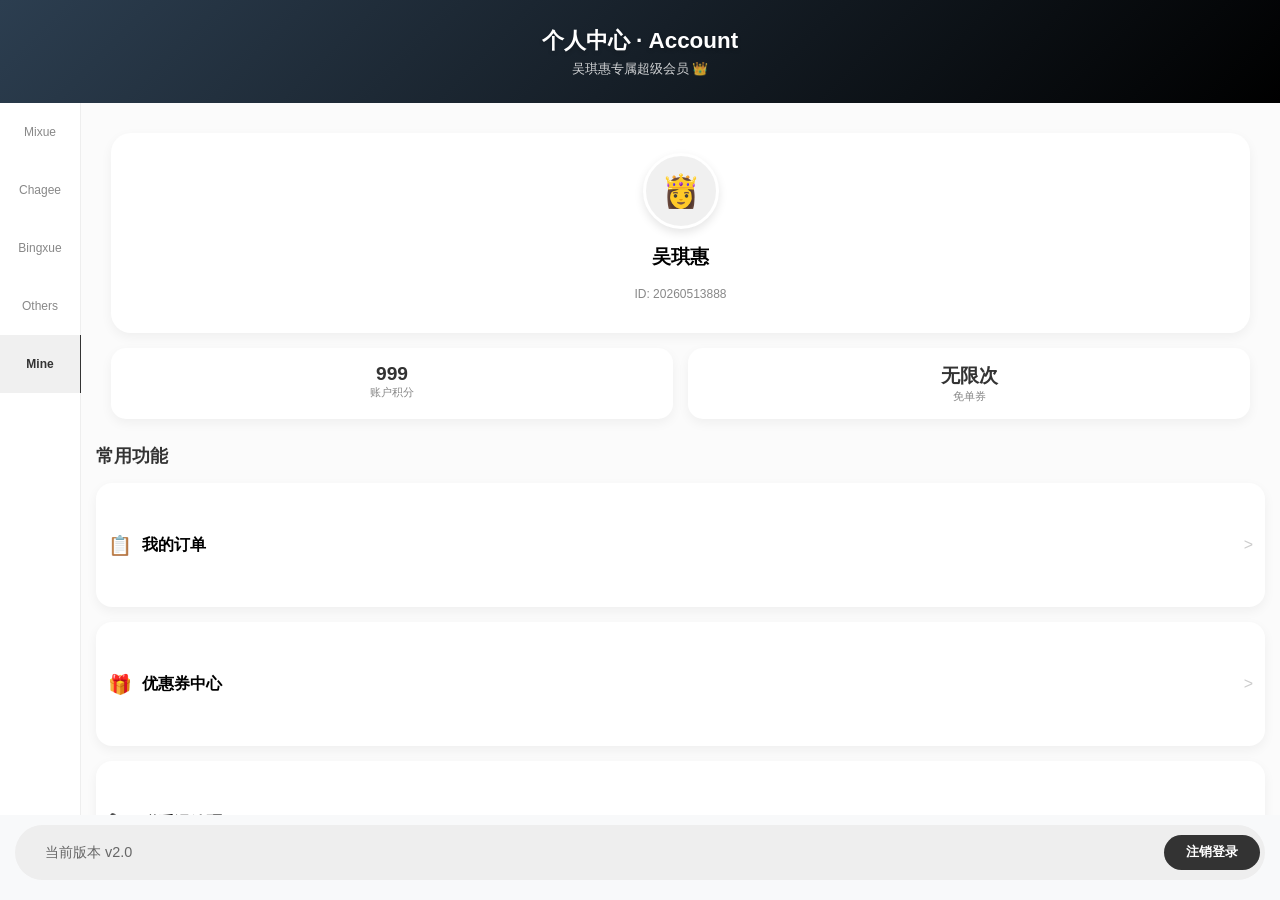
<file: account.html>
<!DOCTYPE html>
<html lang="zh-CN">
<head>
    <meta charset="UTF-8">
    <meta name="viewport" content="width=device-width, initial-scale=1.0">
    <title>商店 - 我的中心</title>
    <link rel="stylesheet" href="style.css">
</head>
<body class="theme-account">
    <div class="header">
        <h1>个人中心 · Account</h1>
        <p>吴琪惠专属超级会员 👑</p>
    </div>
    
    <div class="main">
        <div class="sidebar">
            <a href="index.html">Mixue</a>
            <a href="chagee.html">Chagee</a>
            <a href="bingxue.html">Bingxue</a>
            <a href="others.html">Others</a>
            <a href="account.html" class="active">Mine</a>
        </div>
        
        <div class="content">
            <!-- 个人信息卡片 -->
            <div class="user-info">
                <div style="display:flex; flex-direction:column; align-items:center;">
                    <div class="avatar" style="display:flex; align-items:center; justify-content:center; font-size:2rem;">👸</div>
                    <h3 style="margin:5px 0;">吴琪惠</h3>
                    <p style="font-size:0.75rem; color:#888;">ID: 20260513888</p>
                </div>
            </div>

            <!-- 数据展示 -->
            <div class="stats-grid">
                <div class="stat-card">
                    <div class="stat-num">999</div>
                    <div class="stat-label">账户积分</div>
                </div>
                <div class="stat-card">
                    <div class="stat-num">无限次</div>
                    <div class="stat-label">免单券</div>
                </div>
            </div>

            <div class="section-title" style="margin-top:25px;">常用功能</div>
            
            <div class="product-card" style="align-items:center; cursor:pointer;">
                <span style="font-size:1.2rem; margin-right:10px;">📋</span>
                <h4 style="margin:0; flex:1;">我的订单</h4>
                <span style="color:#ccc;">></span>
            </div>

            <div class="product-card" style="align-items:center; cursor:pointer;">
                <span style="font-size:1.2rem; margin-right:10px;">🎁</span>
                <h4 style="margin:0; flex:1;">优惠券中心</h4>
                <span style="color:#ccc;">></span>
            </div>

            <div class="product-card" style="align-items:center; cursor:pointer;">
                <span style="font-size:1.2rem; margin-right:10px;">📞</span>
                <h4 style="margin:0; flex:1;">联系湯鈜驛</h4>
                <span style="color:#ccc;">></span>
            </div>

        </div>
    </div>

    <!-- 底部保留一个装饰性的退出登录 -->
    <div class="cart-bar" style="background:#eee; box-shadow:none;">
        <div style="color:#666; font-size:0.9rem; margin-left:10px;">当前版本 v2.0</div>
        <div class="checkout-btn" style="background:#333; font-size:0.8rem; height:35px;">注销登录</div>
    </div>

    <script src="script.js"></script>
</body>
</html>
</file>
<file: style.css>
:root {
    --transition: all 0.3s cubic-bezier(0.25, 0.8, 0.25, 1);
    --card-shadow: 0 4px 12px rgba(0,0,0,0.05);
}

/* --- 主题变量定义 --- */
body.theme-mixue {
    --primary: #ff1a1a; --secondary: #fff0f0;
    --grad: linear-gradient(135deg, #ff1a1a 0%, #ff4d4d 100%);
}
body.theme-chagee {
    --primary: #1c4b36; --secondary: #f1f5f3;
    --grad: linear-gradient(135deg, #1c4b36 0%, #3e7d60 100%);
}
body.theme-bingxue {
    --primary: #0095ff; --secondary: #e6f4ff;
    --grad: linear-gradient(135deg, #0095ff 0%, #4db8ff 100%);
}

/* --- 基础布局 --- */
body {
    margin: 0; font-family: "PingFang SC", "Microsoft YaHei", sans-serif;
    background: #f8f9fa; display: flex; flex-direction: column; height: 100vh; overflow: hidden;
}

.header {
    background: var(--grad); color: white; padding: 25px 20px; text-align: center;
    box-shadow: 0 4px 15px rgba(0,0,0,0.1); flex-shrink: 0;
}
.header h1 { margin: 0; font-size: 1.4rem; text-shadow: 0 2px 4px rgba(0,0,0,0.2); }
.header p { margin: 5px 0 0; font-size: 0.8rem; opacity: 0.8; font-weight: 300; }

.main { display: flex; flex: 1; overflow: hidden; }

/* --- 侧边栏：修复了居中问题 --- */
.sidebar { width: 80px; background: white; border-right: 1px solid #eee; flex-shrink: 0; }
.sidebar a {
    display: flex; flex-direction: column; align-items: center; justify-content: center; 
    padding: 22px 0; width: 100%; font-size: 0.75rem; color: #888; 
    text-decoration: none; transition: var(--transition);
}
.sidebar a.active {
    color: var(--primary); background: var(--secondary); font-weight: bold;
    border-right: 3px solid var(--primary);
}

/* --- 商品列表：修复了对齐与高度 --- */
.content { flex: 1; padding: 15px; overflow-y: auto; background: #fbfbfb; }
.section-title { font-size: 1.1rem; font-weight: bold; margin: 10px 0 15px; color: #333; }

.product-card {
    display: flex; align-items: center; /* 核心修复：垂直居中 */
    background: white; border-radius: 16px; padding: 12px; margin-bottom: 15px;
    box-shadow: var(--card-shadow); transition: var(--transition);
    min-height: 100px;
}
.product-card:hover { transform: translateY(-3px); box-shadow: 0 8px 20px rgba(0,0,0,0.1); }

.product-img { 
    width: 80px; height: 80px; border-radius: 12px; 
    object-fit: cover; background: #f5f5f5; flex-shrink: 0;
}

.product-info { 
    flex: 1; margin-left: 15px; display: flex; 
    flex-direction: column; justify-content: center; gap: 10px; /* 核心修复：增加文字间距 */
}

.product-name { font-size: 1rem; margin: 0; color: #222; line-height: 1.2; }

.product-price-row { 
    display: flex; justify-content: space-between; align-items: center; 
}
.price { color: var(--primary); font-size: 1.1rem; font-weight: 800; }

.add-btn {
    background: var(--primary); color: white; border: none; width: 32px; height: 32px;
    border-radius: 10px; font-size: 1.2rem; cursor: pointer; 
    box-shadow: 0 3px 8px rgba(0,0,0,0.1); display: flex; align-items: center; justify-content: center;
}

/* --- 购物车条 --- */
.cart-bar {
    margin: 10px 15px 20px; height: 55px; background: #1a1a1a; border-radius: 28px;
    display: flex; align-items: center; justify-content: space-between; padding: 0 5px 0 20px;
    color: white; box-shadow: 0 8px 20px rgba(0,0,0,0.2); flex-shrink: 0;
}
.total-amount { font-size: 1.2rem; font-weight: bold; transition: 0.2s; }

.checkout-btn {
    background: var(--primary); height: 45px; padding: 0 22px; border-radius: 23px;
    font-weight: bold; display: flex; align-items: center; cursor: pointer;
}

/* --- 其他主题保持不变 --- */
body.theme-others {
    --primary: #6a1b9a; --secondary: #f3e5f5;
    --grad: linear-gradient(135deg, #6a1b9a 0%, #ab47bc 100%);
}
body.theme-account {
    --primary: #333; --secondary: #f0f0f0;
    --grad: linear-gradient(135deg, #2c3e50 0%, #000000 100%);
}

.user-info { text-align: center; padding: 20px; background: white; margin: 15px; border-radius: 20px; box-shadow: var(--card-shadow); }
.avatar { width: 70px; height: 70px; border-radius: 50%; background: var(--secondary); margin-bottom: 10px; border: 3px solid white; box-shadow: 0 4px 10px rgba(0,0,0,0.1); }
.stats-grid { display: grid; grid-template-columns: 1fr 1fr; gap: 15px; padding: 0 15px; }
.stat-card { background: white; padding: 15px; border-radius: 15px; text-align: center; box-shadow: var(--card-shadow); }
.stat-num { font-size: 1.2rem; font-weight: bold; color: var(--primary); }
.stat-label { font-size: 0.7rem; color: #888; }
</file>
